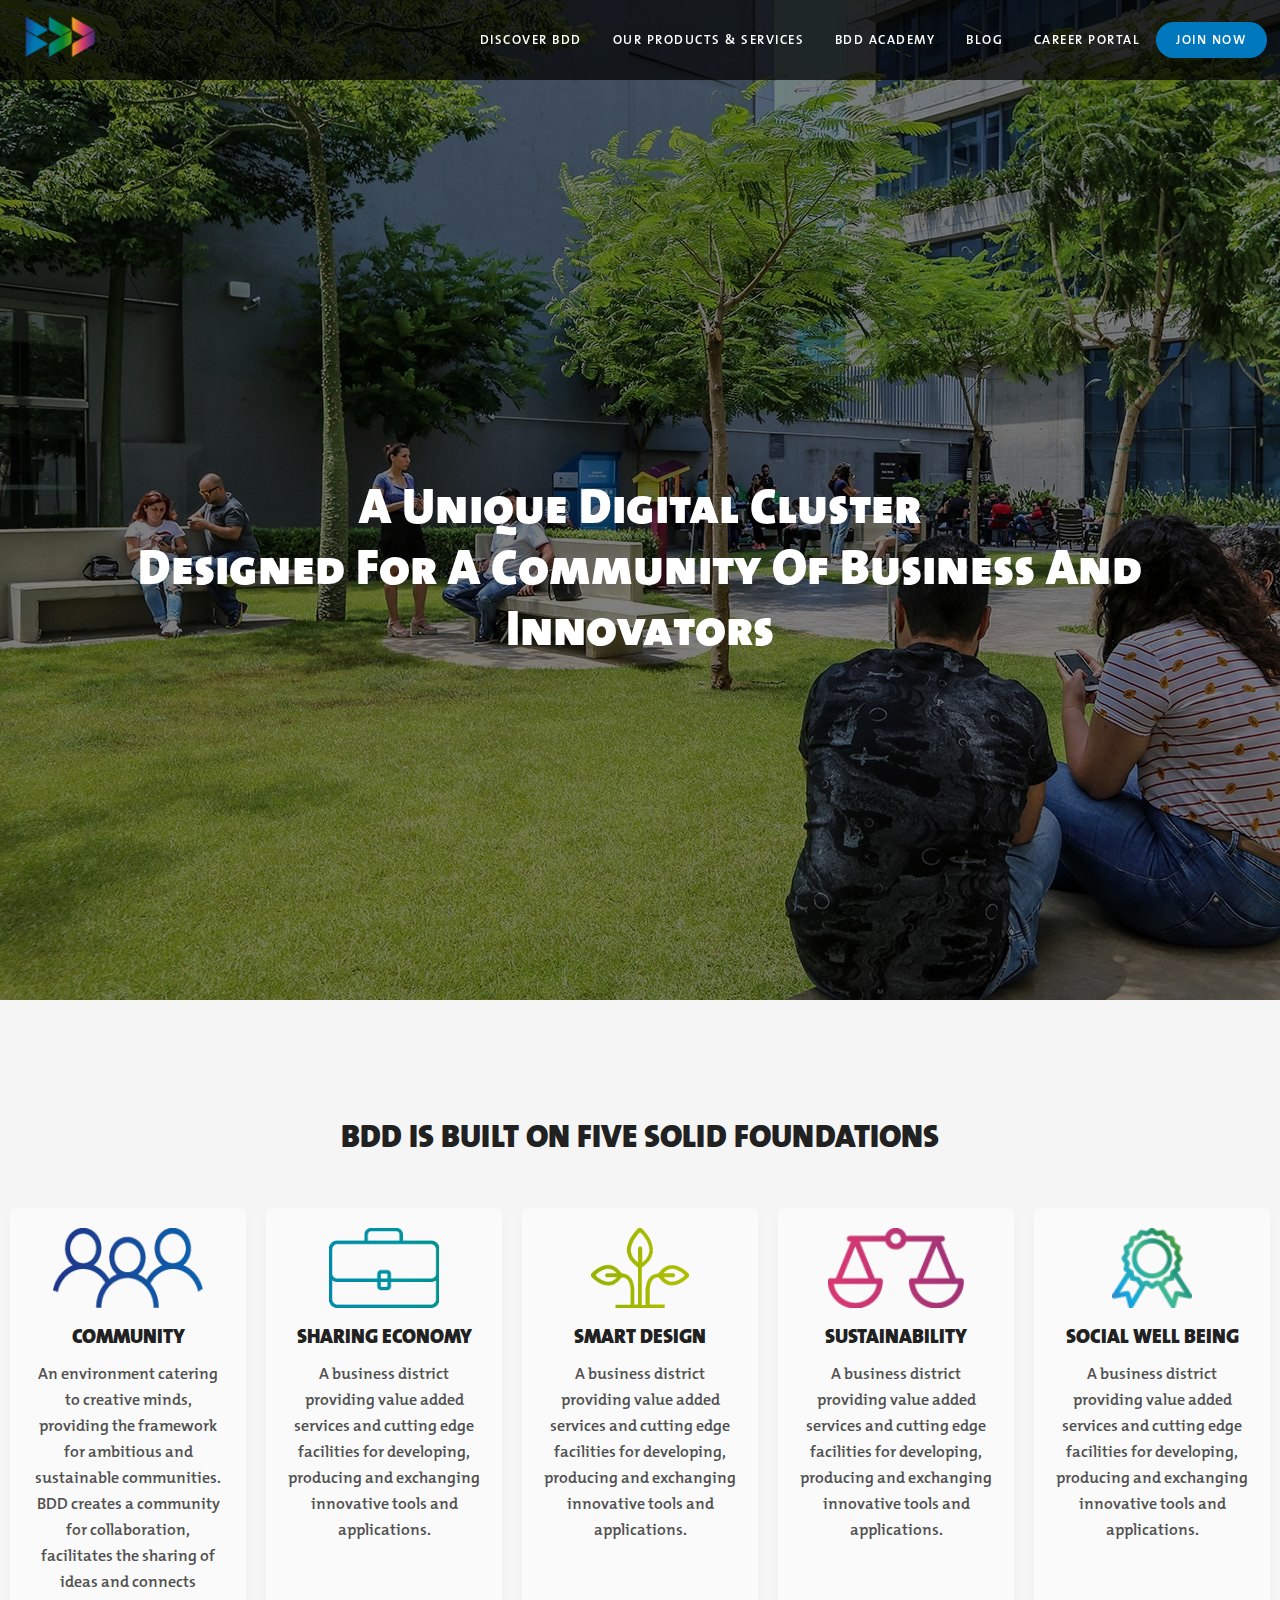
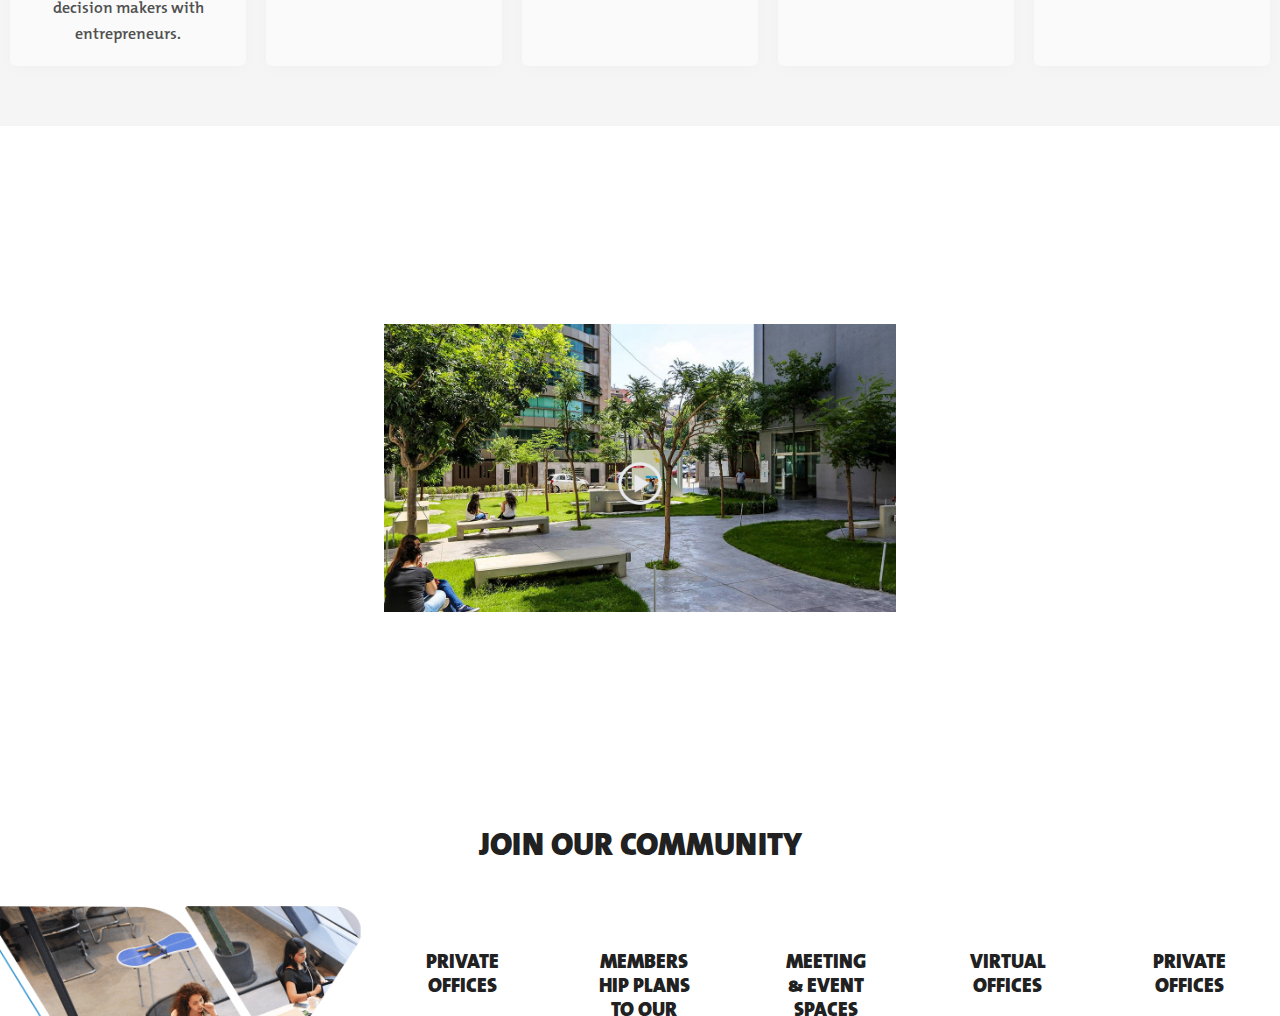
<file: index.html>
<!doctype html>
<html lang="en">
  <head>
    <meta charset="UTF-8" />

    <meta http-equiv="refresh" content="0; url=pages/home.html" />
    <title>Redirecting...</title>
  </head>

  <body>
    <p>
      If you are not redirected, <a href="./pages/home.html">click here</a>.
    </p>
  </body>
</html>
</file>
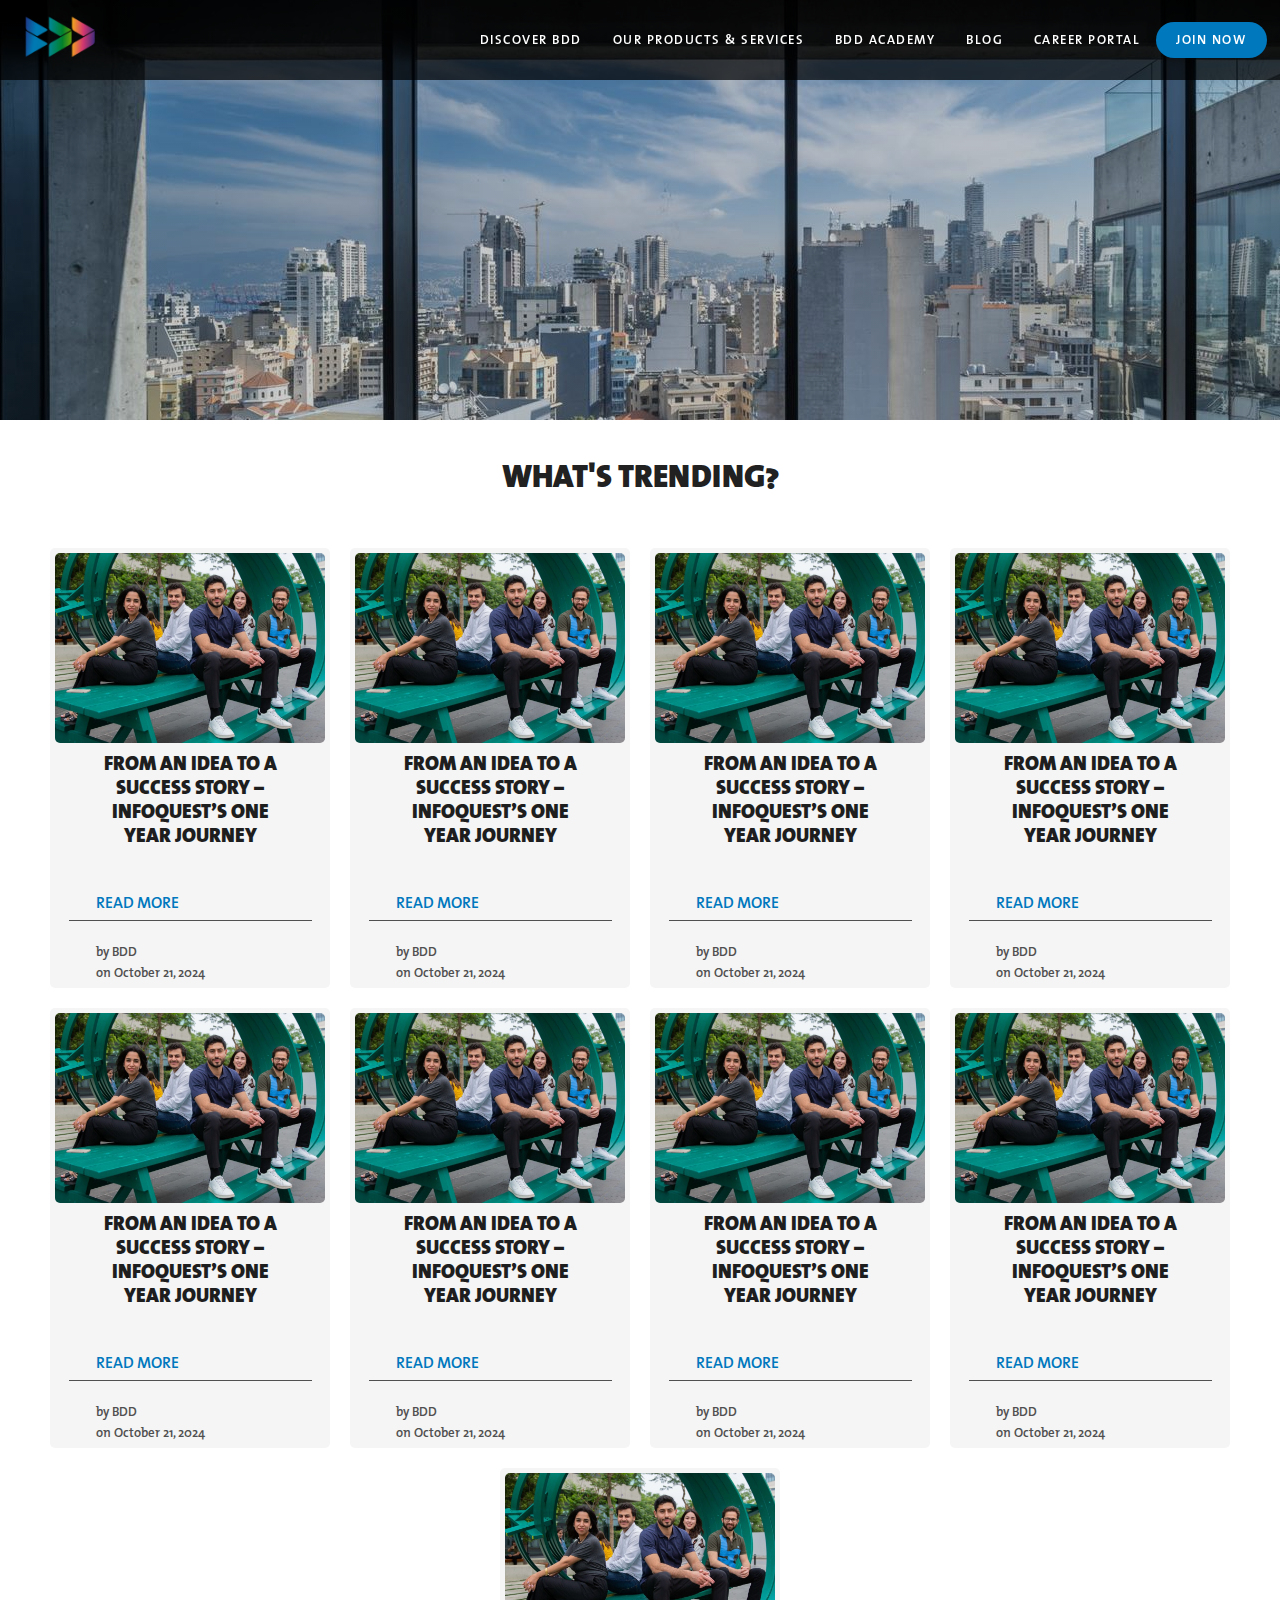
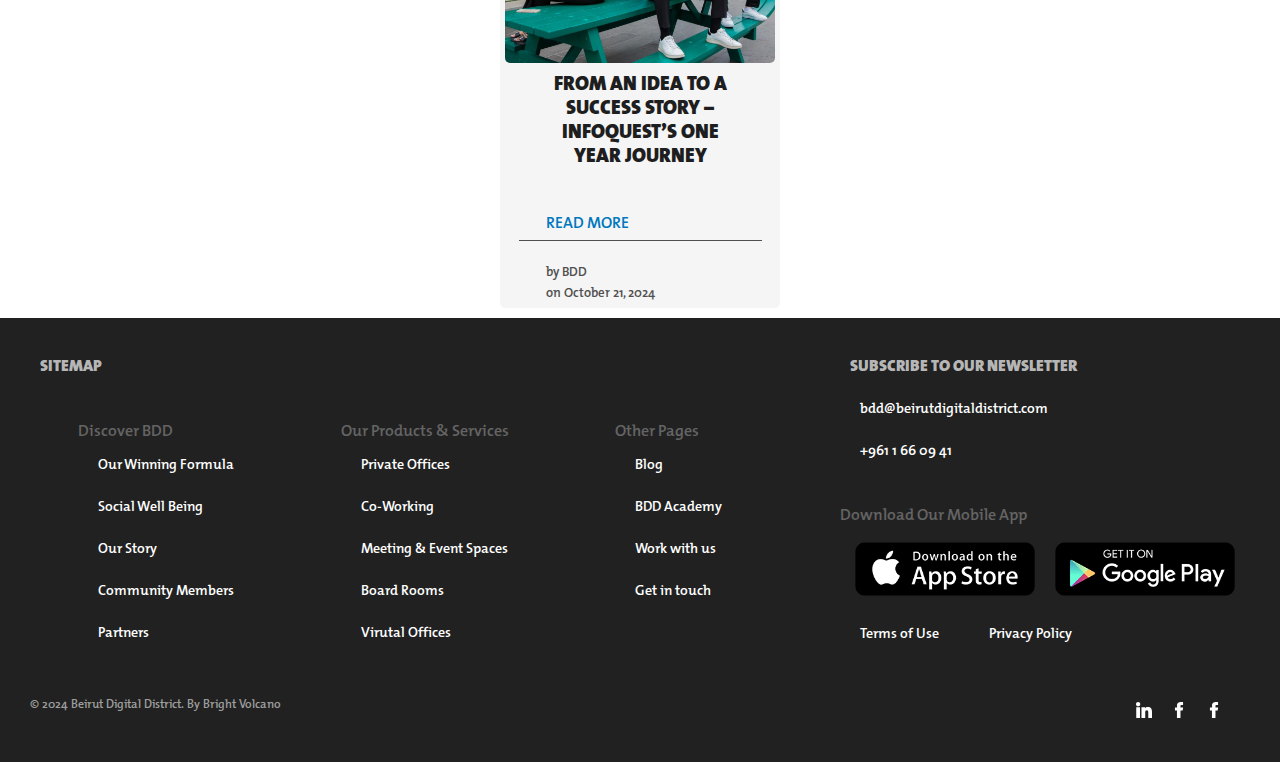
<file: pages/blog.html>
<!doctype html>
<html lang="en">
  <head>
    <meta charset="UTF-8" />
    <meta name="viewport" content="width=device-width, initial-scale=1.0" />

    <link
      rel="icon"
      href="../assets/images/logo/cropped-logo-footer2112-32x32.png"
      type="image/png"
    />
    <link rel="stylesheet" href="../styles/base.css" />
    <link rel="stylesheet" href="../styles/utils.css" />
    <link rel="stylesheet" href="../styles/index.css" />
    <link rel="stylesheet" href="../styles/blog.css" />

    <title>BDD</title>
  </head>

  <body>
    <nav>
      <div>
        <img
          src="../assets/images/logo/cropped-logo-footer2112-180x180.png"
          alt=""
        />
      </div>

      <ul>
        <li>
          <a href="">Discover BDD</a>
        </li>
        <li><a href="">Our Products & Services</a></li>
        <li><a href="">BDD Academy</a></li>
        <li><a href="./blog.html">Blog</a></li>
        <li><a href="./career.html">Career Portal</a></li>
        <li class="primary"><a href="">Join Now</a></li>
      </ul>
    </nav>

    <section class="hero-section"></section>
    <section class="blogs-section">
      <h2 class="text-dark">What's Trending?</h2>

      <div class="blogs-container">
        <div class="blog-card">
          <img
            src="../assets/images/trending/BDD-infoquest-1024x721.jpg"
            alt=""
          />
          <h2>
            From an idea to a success story – Infoquest’s one year journey
          </h2>
          <h3>READ MORE</h3>
          <div class="divider"></div>
          <span>by BDD</span>
          <span>on October 21, 2024</span>
        </div>

        <div class="blog-card">
          <img
            src="../assets/images/trending/BDD-infoquest-1024x721.jpg"
            alt=""
          />
          <h2>
            From an idea to a success story – Infoquest’s one year journey
          </h2>
          <h3>READ MORE</h3>
          <div class="divider"></div>
          <span>by BDD</span>
          <span>on October 21, 2024</span>
        </div>
        <div class="blog-card">
          <img
            src="../assets/images/trending/BDD-infoquest-1024x721.jpg"
            alt=""
          />
          <h2>
            From an idea to a success story – Infoquest’s one year journey
          </h2>
          <h3>READ MORE</h3>
          <div class="divider"></div>
          <span>by BDD</span>
          <span>on October 21, 2024</span>
        </div>
        <div class="blog-card">
          <img
            src="../assets/images/trending/BDD-infoquest-1024x721.jpg"
            alt=""
          />
          <h2>
            From an idea to a success story – Infoquest’s one year journey
          </h2>
          <h3>READ MORE</h3>
          <div class="divider"></div>
          <span>by BDD</span>
          <span>on October 21, 2024</span>
        </div>
        <div class="blog-card">
          <img
            src="../assets/images/trending/BDD-infoquest-1024x721.jpg"
            alt=""
          />
          <h2>
            From an idea to a success story – Infoquest’s one year journey
          </h2>
          <h3>READ MORE</h3>
          <div class="divider"></div>
          <span>by BDD</span>
          <span>on October 21, 2024</span>
        </div>
        <div class="blog-card">
          <img
            src="../assets/images/trending/BDD-infoquest-1024x721.jpg"
            alt=""
          />
          <h2>
            From an idea to a success story – Infoquest’s one year journey
          </h2>
          <h3>READ MORE</h3>
          <div class="divider"></div>
          <span>by BDD</span>
          <span>on October 21, 2024</span>
        </div>

        <div class="blog-card">
          <img
            src="../assets/images/trending/BDD-infoquest-1024x721.jpg"
            alt=""
          />
          <h2>
            From an idea to a success story – Infoquest’s one year journey
          </h2>
          <h3>READ MORE</h3>
          <div class="divider"></div>
          <span>by BDD</span>
          <span>on October 21, 2024</span>
        </div>


        <div class="blog-card">
          <img
            src="../assets/images/trending/BDD-infoquest-1024x721.jpg"
            alt=""
          />
          <h2>
            From an idea to a success story – Infoquest’s one year journey
          </h2>
          <h3>READ MORE</h3>
          <div class="divider"></div>
          <span>by BDD</span>
          <span>on October 21, 2024</span>
        </div>


        <div class="blog-card">
          <img
            src="../assets/images/trending/BDD-infoquest-1024x721.jpg"
            alt=""
          />
          <h2>
            From an idea to a success story – Infoquest’s one year journey
          </h2>
          <h3>READ MORE</h3>
          <div class="divider"></div>
          <span>by BDD</span>
          <span>on October 21, 2024</span>
        </div>
      </div>
    </section>


    <footer>
      <div class="flex gap">
        <div class="flex-grow-2 m20">
          <h2>sitemap</h2>
          <div class="flex width100 justify-space-around">
            <div class="flex flex-col">
              <h3>Discover BDD</h3>
              <p>Our Winning Formula</p>
              <p>Social Well Being</p>
              <p>Our Story</p>
              <p>Community Members</p>
              <p>Partners</p>
            </div>

            <div class="flex flex-col">
              <h3>Our Products & Services</h3>
              <p>Private Offices</p>
              <p>Co-Working</p>
              <p>Meeting & Event Spaces</p>
              <p>Board Rooms</p>
              <p>Virutal Offices</p>
            </div>

            <div class="flex flex-col">
              <h3>Other Pages</h3>
              <p>Blog</p>
              <p>BDD Academy</p>
              <p>Work with us</p>
              <p>Get in touch</p>
            </div>
          </div>
        </div>

        <div class="m20">
          <div class="flex flex-col flex-grow flex-align-left">
            <h2>Subscribe To Our Newsletter</h2>
            <p>bdd@beirutdigitaldistrict.com</p>
            <p>+961 1 66 09 41</p>

            <h3>Download Our Mobile App</h3>

            <div class="flex flex-align-left">
              <div class="download-app flex justify-left">
                <a href="https://apps.apple.com/lb/app/bdd-app/id1238617908">
                  <img
                    class="width100"
                    src="../assets/images/app-store.png"
                    alt=""
                  />
                </a>
                <a
                  href="https://play.google.com/store/apps/details?id=com.getray.bdd&hl=en"
                >
                  <img
                    class="width100"
                    src="../assets/images/google-play.png"
                    alt=""
                  />
                </a>
              </div>
            </div>

            <div class="flex justify-left gap">
              <p>Terms of Use</p>
              <p>Privacy Policy</p>
            </div>
          </div>
        </div>
      </div>

      <div class="flex justify-space-between m20">
        <span> © 2024 Beirut Digital District. By Bright Volcano </span>
        <div class="social-media-icons">
          <img src="../assets/images/icons/linked-in.svg" alt="">
          <img src="../assets/images/icons/facebook.svg" alt="">
          <img src="../assets/images/icons/facebook.svg" alt="">
        </div>
      </div>
    </footer>
  </body>
</html>
</file>
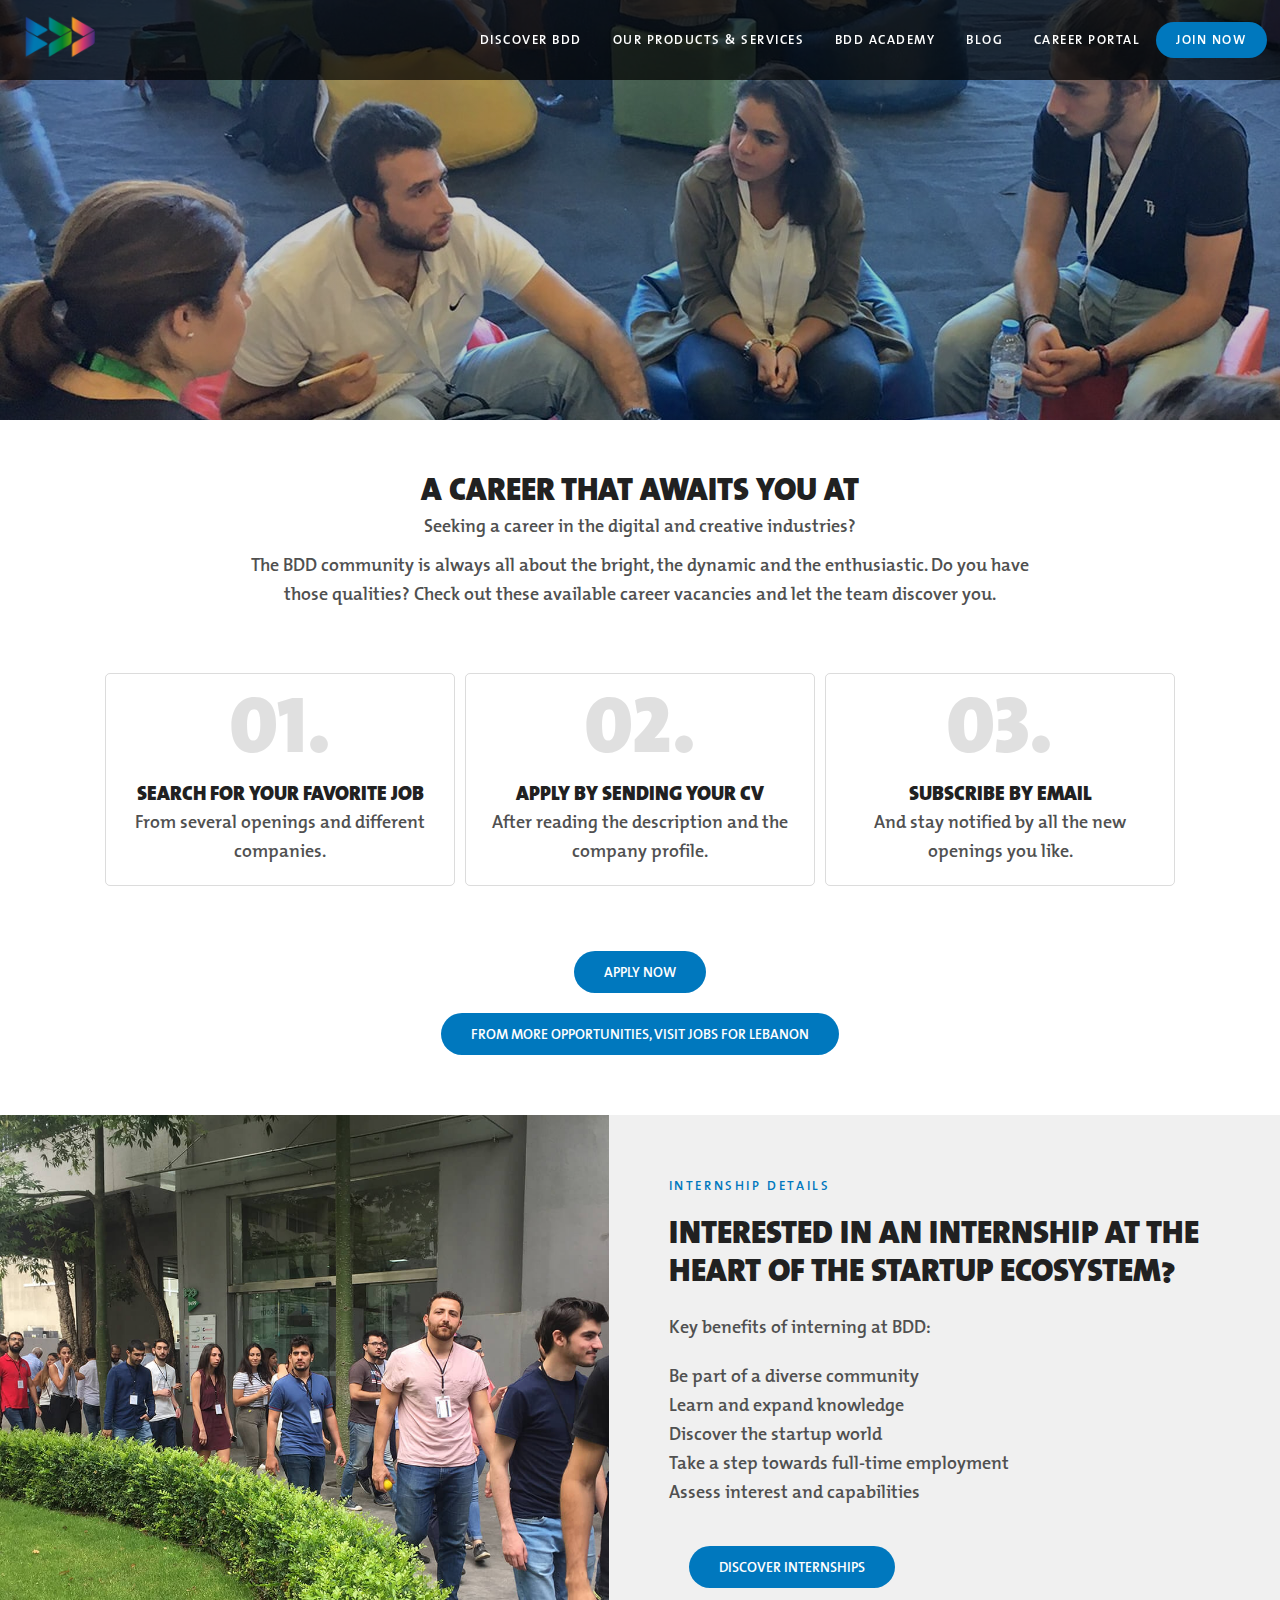
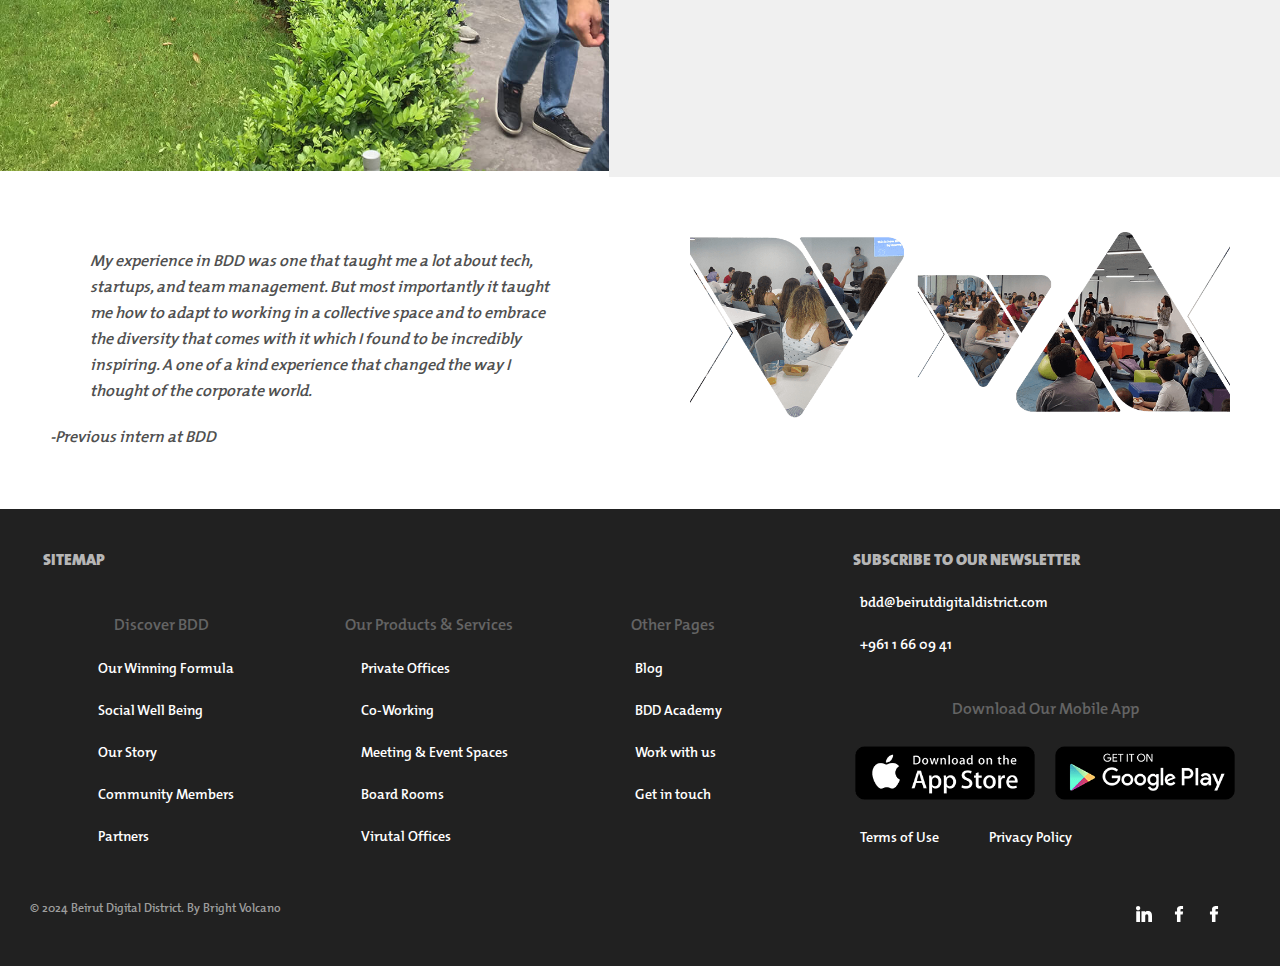
<file: pages/career.html>
<!doctype html>
<html lang="en">
  <head>
    <meta charset="UTF-8" />
    <meta name="viewport" content="width=device-width, initial-scale=1.0" />

    <link
      rel="icon"
      href="../assets/images/logo/cropped-logo-footer2112-32x32.png"
      type="image/png"
    />
    <link rel="stylesheet" href="../styles/base.css" />
    <link rel="stylesheet" href="../styles/utils.css" />
    <link rel="stylesheet" href="../styles/index.css" />
    <link rel="stylesheet" href="../styles/career.css" />

    <title>BDD</title>
  </head>

  <body>
    <nav>
      <div>
        <img
          src="../assets/images/logo/cropped-logo-footer2112-180x180.png"
          alt=""
        />
      </div>

      <ul>
        <li>
          <a href="">Discover BDD</a>
        </li>
        <li><a href="">Our Products & Services</a></li>
        <li><a href="">BDD Academy</a></li>
        <li><a href="./blog.html">Blog</a></li>
        <li><a href="./career.html">Career Portal</a></li>
        <li class="primary"><a href="">Join Now</a></li>
      </ul>
    </nav>

    <section class="hero-section"></section>

    <section class="career-section">
      <h2 class="text-dark">A Career That Awaits You At</h2>
      <h3>Seeking a career in the digital and creative industries?</h3>
      <h3>
        The BDD community is always all about the bright, the dynamic and the
        enthusiastic. Do you have those qualities? Check out these available
        career vacancies and let the team discover you.
      </h3>

      <div class="flex justify-space-around p50">
        <div class="card">
          <h1>01.</h1>
          <h2>Search For Your Favorite Job</h2>
          <h3>From several openings and different companies.</h3>
        </div>
        <div class="card">
          <h1>02.</h1>
          <h2>Apply by sending your CV</h2>
          <h3>After reading the description and the company profile.</h3>
        </div>
        <div class="card">
          <h1>03.</h1>
          <h2>Subscribe by email</h2>
          <h3>And stay notified by all the new openings you like.</h3>
        </div>
      </div>

      <main>
        <a class="button">Apply Now</a>
        <a class="button">From More Opportunities, Visit Jobs For Lebanon</a>
      </main>
    </section>

    <section class="internship-section">
      <div class="internship-section-container">
        <div class="width100">
          <img
            class="width100"
            src="../assets/images/internship-section.jpg"
            alt=""
          />
        </div>

        <div class="details-container">
          <h1>Internship Details</h1>
          <h2>
            INTERESTED IN AN INTERNSHIP AT THE HEART OF THE STARTUP ECOSYSTEM?
          </h2>
          <h3>Key benefits of interning at BDD:</h3>
          <div class="flex flex-col">
            <h3>Be part of a diverse community</h3>
            <h3>Learn and expand knowledge</h3>
            <h3>Discover the startup world</h3>
            <h3>Take a step towards full-time employment</h3>
            <h3>Assess interest and capabilities</h3>
          </div>

          <a class="button" href="">Discover Internships</a>
        </div>
      </div>
    </section>

    <section class="testimonies-section">
      <div>
        <h3 class="quote">
          My experience in BDD was one that taught me a lot about tech,
          startups, and team management. But most importantly it taught me how
          to adapt to working in a collective space and to embrace the diversity
          that comes with it which I found to be incredibly inspiring. A one of
          a kind experience that changed the way I thought of the corporate
          world.
        </h3>
        <h3 class="quote-author">-Previous intern at BDD</h3>
      </div>
      <div>
        <img class="width100" src="../assets/images/internship-testimonies.png" alt="">
      </div>
    </section>
    <footer>
      <div class="flex gap">
        <div class="flex-grow-2 m20">
          <h2>sitemap</h2>
          <div class="flex width100 justify-space-around">
            <div class="flex flex-col">
              <h3>Discover BDD</h3>
              <p>Our Winning Formula</p>
              <p>Social Well Being</p>
              <p>Our Story</p>
              <p>Community Members</p>
              <p>Partners</p>
            </div>

            <div class="flex flex-col">
              <h3>Our Products & Services</h3>
              <p>Private Offices</p>
              <p>Co-Working</p>
              <p>Meeting & Event Spaces</p>
              <p>Board Rooms</p>
              <p>Virutal Offices</p>
            </div>

            <div class="flex flex-col">
              <h3>Other Pages</h3>
              <p>Blog</p>
              <p>BDD Academy</p>
              <p>Work with us</p>
              <p>Get in touch</p>
            </div>
          </div>
        </div>

        <div class="m20">
          <div class="flex flex-col flex-grow flex-align-left">
            <h2>Subscribe To Our Newsletter</h2>
            <p>bdd@beirutdigitaldistrict.com</p>
            <p>+961 1 66 09 41</p>

            <h3>Download Our Mobile App</h3>

            <div class="flex flex-align-left">
              <div class="download-app flex justify-left">
                <a href="https://apps.apple.com/lb/app/bdd-app/id1238617908">
                  <img
                    class="width100"
                    src="../assets/images/app-store.png"
                    alt=""
                  />
                </a>
                <a
                  href="https://play.google.com/store/apps/details?id=com.getray.bdd&hl=en"
                >
                  <img
                    class="width100"
                    src="../assets/images/google-play.png"
                    alt=""
                  />
                </a>
              </div>
            </div>

            <div class="flex justify-left gap">
              <p>Terms of Use</p>
              <p>Privacy Policy</p>
            </div>
          </div>
        </div>
      </div>

      <div class="flex justify-space-between m20">
        <span> © 2024 Beirut Digital District. By Bright Volcano </span>
        <div class="social-media-icons">
          <img src="../assets/images/icons/linked-in.svg" alt="" />
          <img src="../assets/images/icons/facebook.svg" alt="" />
          <img src="../assets/images/icons/facebook.svg" alt="" />
        </div>
      </div>
    </footer>
  </body>
</html>
</file>
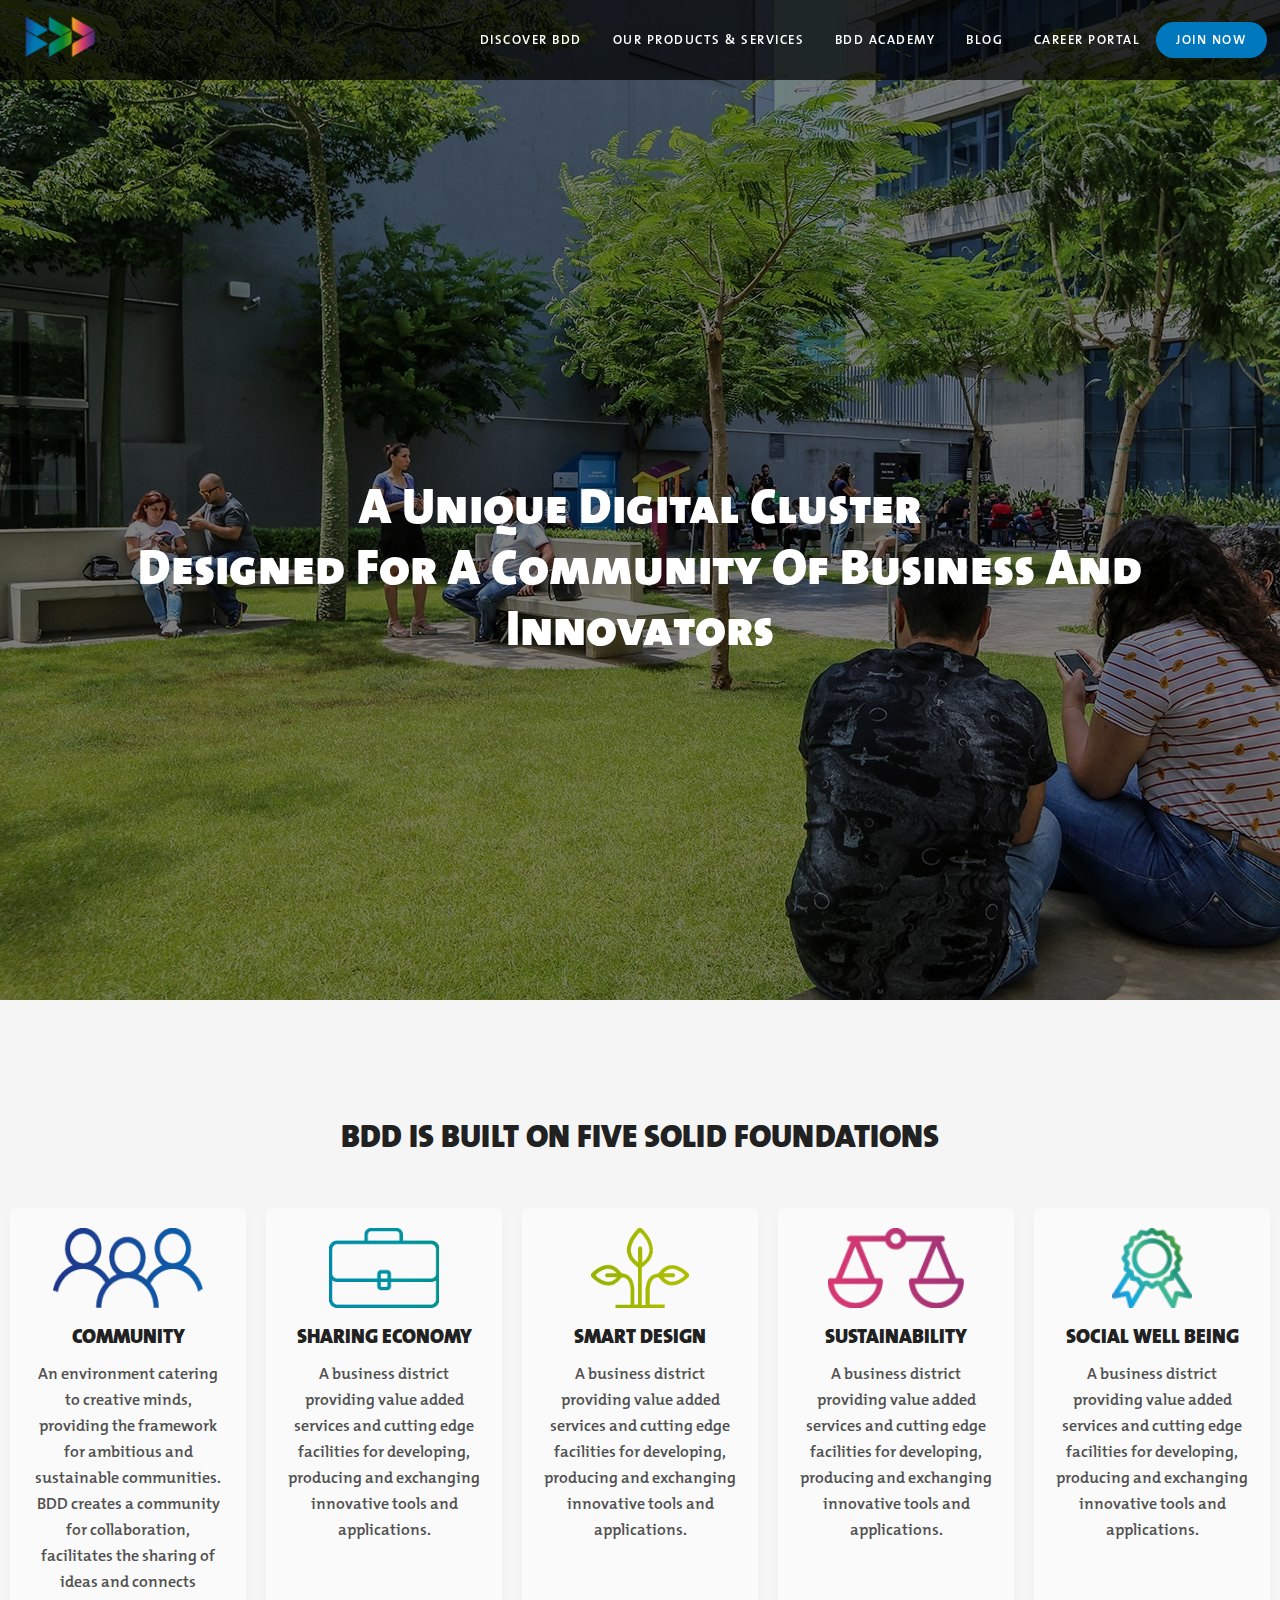
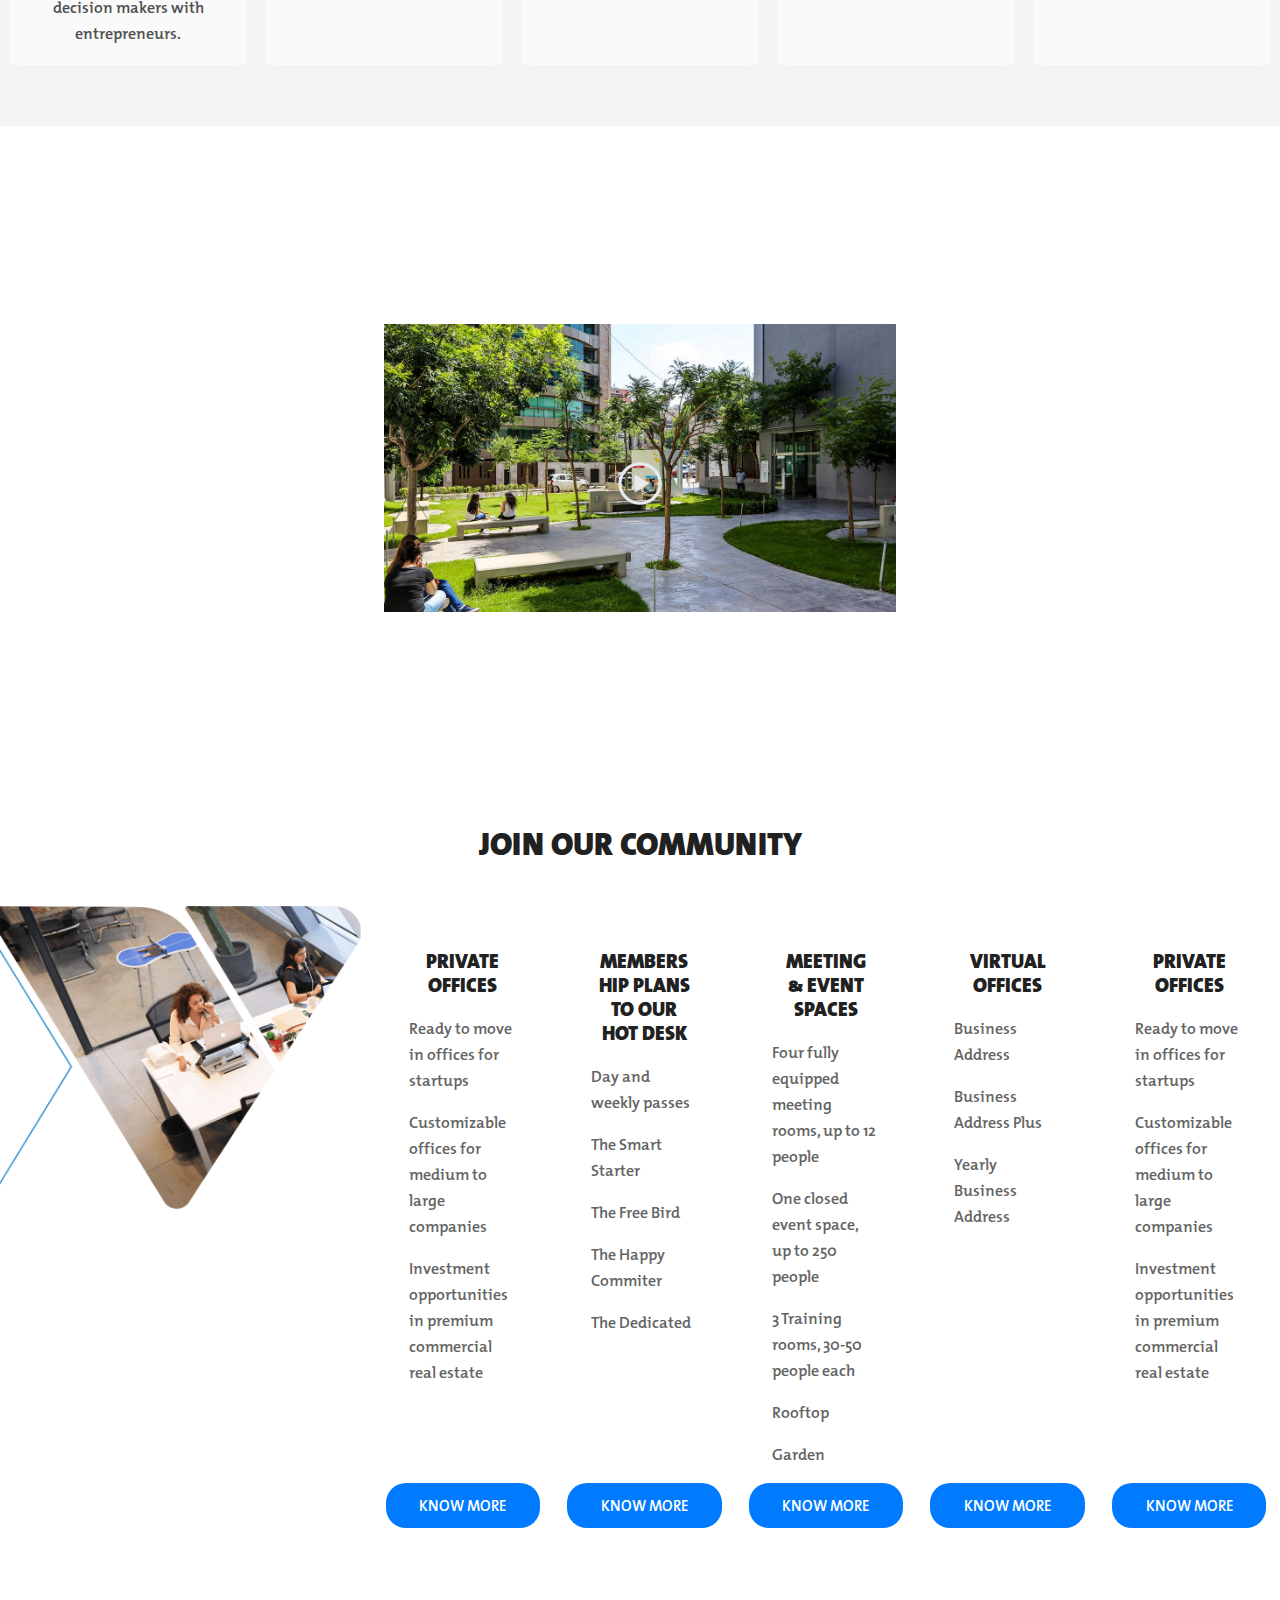
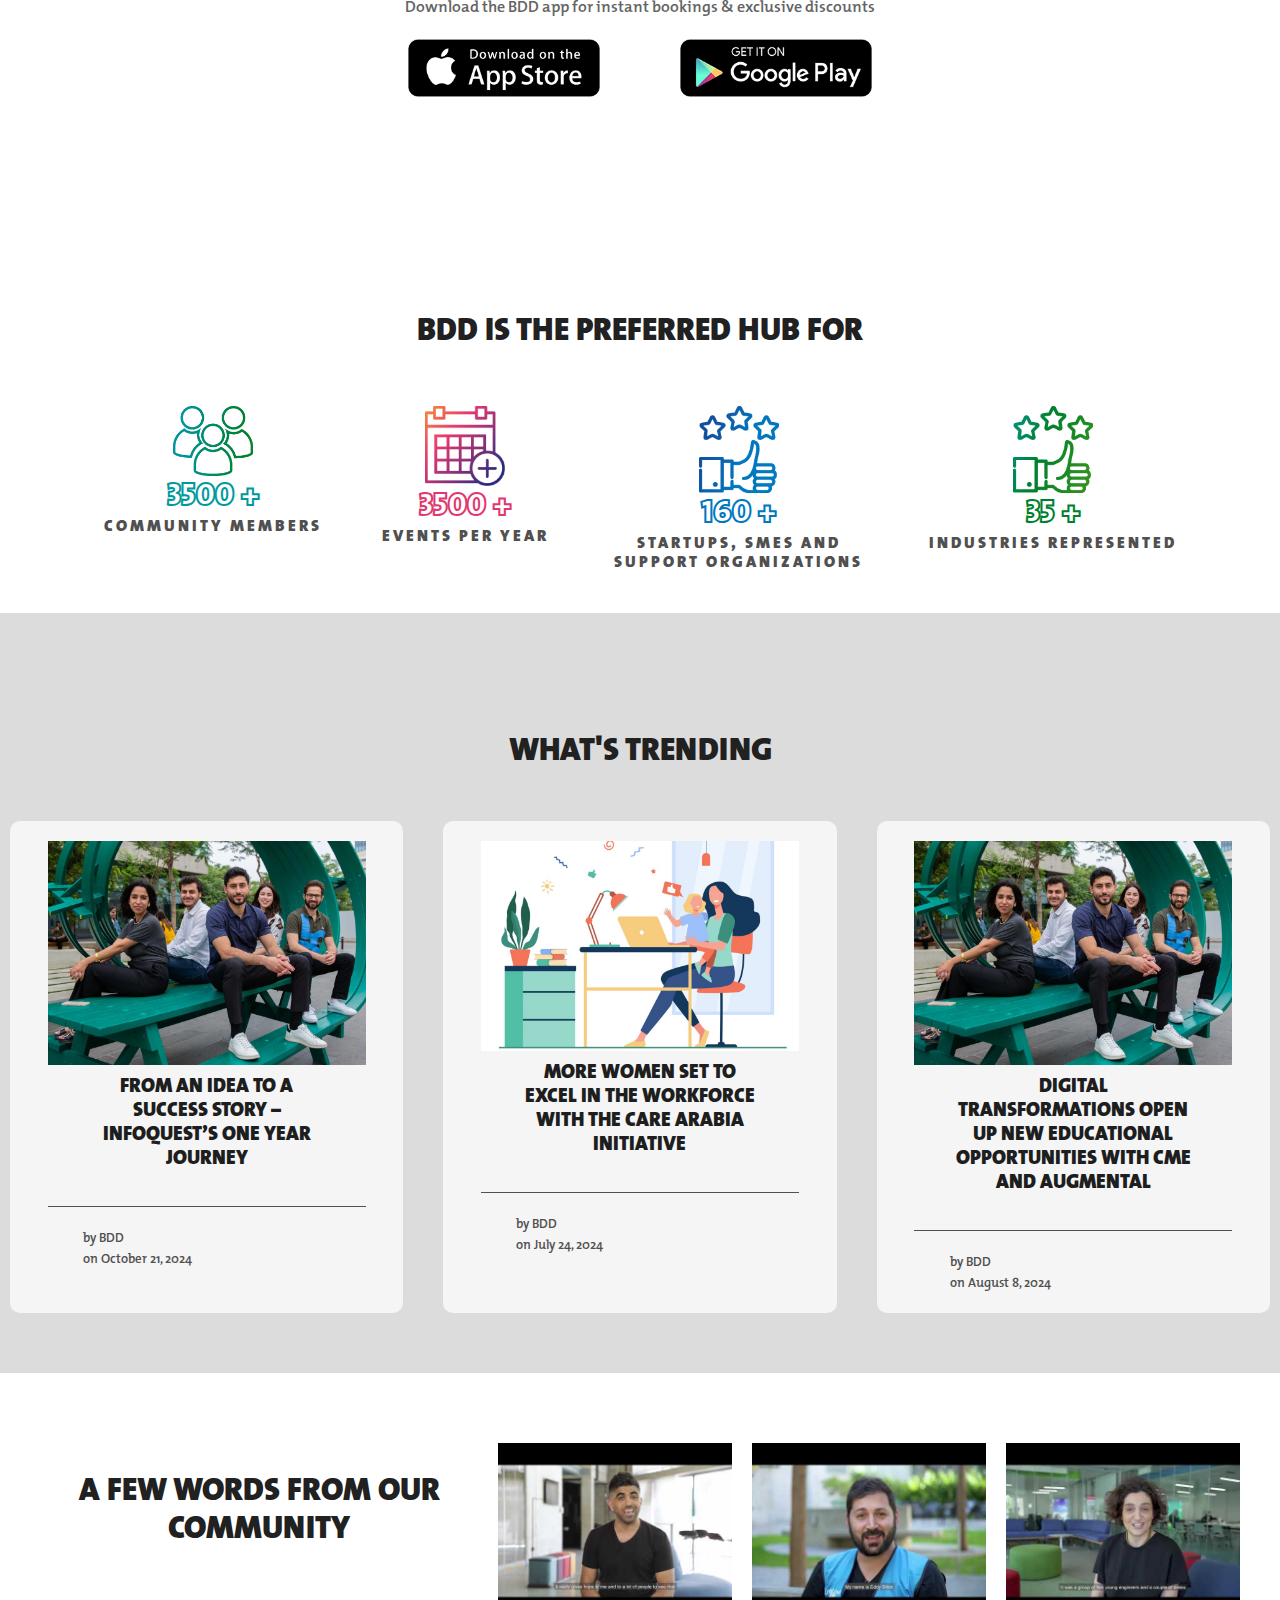
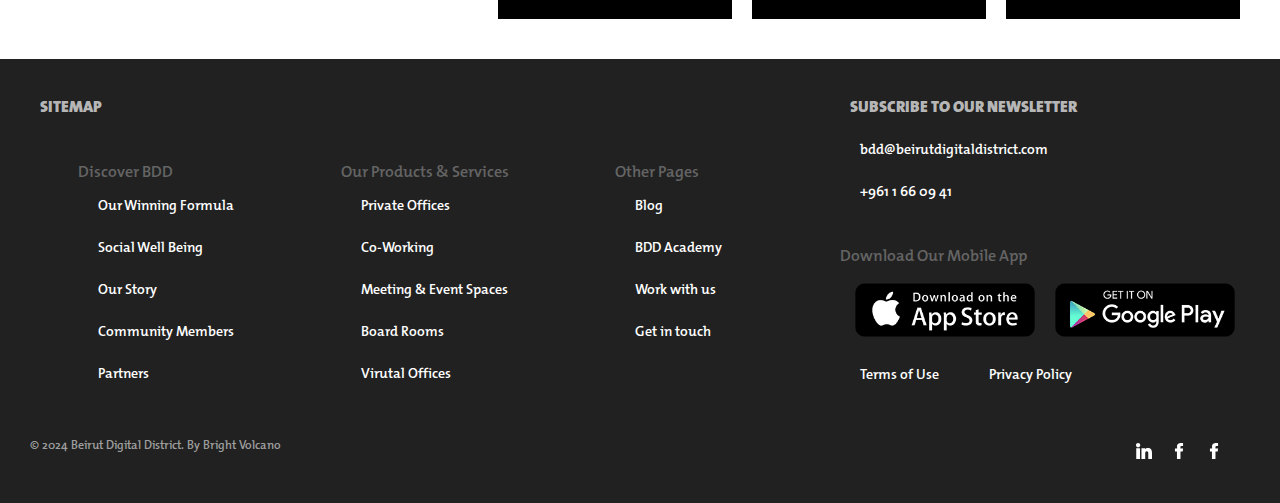
<file: pages/home.html>
<!doctype html>
<html lang="en">
  <head>
    <meta charset="UTF-8" />
    <meta name="viewport" content="width=device-width, initial-scale=1.0" />

    <link
      rel="icon"
      href="../assets/images/logo/cropped-logo-footer2112-32x32.png"
      type="image/png"
    />
    <link rel="stylesheet" href="../styles/base.css" />
    <link rel="stylesheet" href="../styles/utils.css" />
    <link rel="stylesheet" href="../styles/index.css" />
    <link rel="stylesheet" href="../styles/home.css" />

    <title>BDD</title>
  </head>

  <body>
    <nav>
      <div>
        <img
          src="../assets/images/logo/cropped-logo-footer2112-180x180.png"
          alt=""
        />
      </div>

      <ul>
        <li>
          <a href="">Discover BDD</a>
        </li>
        <li><a href="">Our Products & Services</a></li>
        <li><a href="">BDD Academy</a></li>
        <li><a href="./blog.html">Blog</a></li>
        <li><a href="./career.html">Career Portal</a></li>
        <li class="primary"><a href="">Join Now</a></li>
      </ul>
    </nav>

    <section class="hero-section">
      <div class="flex flex-col hero-text">
        <h1>A Unique Digital Cluster</h1>
        <h1>Designed For A Community Of Business And</h1>
        <h1>Innovators</h1>
      </div>
    </section>

    <section class="foundations-section">
      <h2 class="text-dark">BDD Is Built On Five Solid Foundations</h2>

      <div class="flex flex-wrap">
        <div class="foundation-card">
          <img src="../assets/images/icons/foundations/1.png" alt="" />
          <h2 class="text-dark">community</h2>
          <p>
            An environment catering to creative minds, providing the framework
            for ambitious and sustainable communities. BDD creates a community
            for collaboration, facilitates the sharing of ideas and connects
            decision makers with entrepreneurs.
          </p>
        </div>

        <div class="foundation-card">
          <img src="../assets/images/icons/foundations/2.png" alt="" />
          <h2 class="text-dark">Sharing Economy</h2>
          <p>
            A business district providing value added services and cutting edge
            facilities for developing, producing and exchanging innovative tools
            and applications.
          </p>
        </div>

        <div class="foundation-card">
          <img src="../assets/images/icons/foundations/3.png" alt="" />
          <h2 class="text-dark">Smart Design</h2>
          <p>
            A business district providing value added services and cutting edge
            facilities for developing, producing and exchanging innovative tools
            and applications.
          </p>
        </div>

        <div class="foundation-card">
          <img src="../assets/images/icons/foundations/4.png" alt="" />
          <h2 class="text-dark">Sustainability</h2>
          <p>
            A business district providing value added services and cutting edge
            facilities for developing, producing and exchanging innovative tools
            and applications.
          </p>
        </div>

        <div class="foundation-card">
          <img src="../assets/images/icons/foundations/5.png" alt="" />
          <h2 class="text-dark">Social Well Being</h2>
          <p>
            A business district providing value added services and cutting edge
            facilities for developing, producing and exchanging innovative tools
            and applications.
          </p>
        </div>
      </div>
    </section>

    <section class="image-section vision-section">
      <h2>Explore The Vision</h2>
      <div>
        <img class="width100" src="../assets/images/video-3.jpg" alt="" />
        <img
          class="icon"
          src="../assets/images/icons/material-icons/play-circle.png"
          alt=""
        />
      </div>
    </section>

    <section class="community-section">
      <h2 class="text-dark">Join Our Community</h2>
      <div class="flex flex-col">
        <div class="community-row">
          <div class="community-image">
            <img
              class="width100"
              src="../assets/images/join-bdd-1.png"
              alt=""
            />
          </div>

          <!-- cards -->
          <div class="community-cards flex flex-align-stretch">
            <div class="community-card">
              <h2 class="text-dark">Private Offices</h2>
              <p>Ready to move in offices for startups</p>
              <p>Customizable offices for medium to large companies</p>
              <p>Investment opportunities in premium commercial real estate</p>
              <a href="">Know More</a>
            </div>
            <div class="community-card">
              <h2 class="text-dark">MEMBERSHIP PLANS TO OUR HOT DESK</h2>
              <p>Day and weekly passes</p>
              <p>The Smart Starter</p>
              <p>The Free Bird</p>
              <p>The Happy Commiter</p>
              <p>The Dedicated</p>
              <a href="">Know More</a>
            </div>
            <div class="community-card">
              <h2 class="text-dark">Meeting & Event Spaces</h2>
              <p>Four fully equipped meeting rooms, up to 12 people</p>
              <p>One closed event space, up to 250 people</p>
              <p>3 Training rooms, 30-50 people each</p>
              <p>Rooftop</p>
              <p>Garden</p>
              <a href="">Know More</a>
            </div>
            <div class="community-card">
              <h2 class="text-dark">Virtual Offices</h2>
              <p>Business Address</p>
              <p>Business Address Plus</p>
              <p>Yearly Business Address</p>
              <a href="">Know More</a>
            </div>
            <div class="community-card">
              <h2 class="text-dark">Private Offices</h2>
              <p>Ready to move in offices for startups</p>
              <p>Customizable offices for medium to large companies</p>
              <p>Investment opportunities in premium commercial real estate</p>
              <a href="">Know More</a>
            </div>
          </div>
        </div>

        <div class="download-app flex flex-col">
          <p>Download the BDD app for instant bookings & exclusive discounts</p>
          <div class="flex justify-center">
            <a href="https://apps.apple.com/lb/app/bdd-app/id1238617908">
              <img
                class="width100"
                src="../assets/images/app-store.png"
                alt=""
              />
            </a>
            <a
              href="https://play.google.com/store/apps/details?id=com.getray.bdd&hl=en"
            >
              <img
                class="width100"
                src="../assets/images/google-play.png"
                alt=""
              />
            </a>
          </div>
        </div>
      </div>
    </section>

    <section class="achievements-section image-section">
      <h2 class="text-dark">BDD is the preferred hub for</h2>

      <div class="flex justify-center flex-wrap">
        <div class="achievements-card flex flex-col flex-align-center">
          <img
            src="../assets/images/icons/achievements/home_community.png"
            alt=""
          />
          <h2>3500 +</h2>
          <h3 class="text-dark">Community Members</h3>
        </div>

        <div class="achievements-card flex flex-col flex-align-center">
          <img
            src="../assets/images/icons/achievements/home_events.png"
            alt=""
          />
          <h2>3500 +</h2>
          <h3 class="text-dark">Events Per Year</h3>
        </div>

        <div class="achievements-card flex flex-col flex-align-center">
          <img
            src="../assets/images/icons/achievements/home_support.png"
            alt=""
          />
          <h2>160 +</h2>
          <h3 class="text-dark">STARTUPS, SMES AND SUPPORT ORGANIZATIONS</h3>
        </div>

        <div class="achievements-card flex flex-col flex-align-center">
          <img src="../assets/images/icons/achievements/home_vc.png" alt="" />
          <h2>35 +</h2>
          <h3 class="text-dark">INDUSTRIES REPRESENTED</h3>
        </div>
      </div>
    </section>

    <section class="trending-section">
      <h2 class="text-dark">What's Trending</h2>

      <div class="flex justify-center gap">
        <div class="trending-card">
          <img
            src="../assets/images/trending/BDD-infoquest-1024x721.jpg"
            alt=""
          />
          <h2>
            From an idea to a success story – Infoquest’s one year journey
          </h2>
          <div class="divider"></div>
          <span>by BDD</span>
          <span>on October 21, 2024</span>
        </div>

        <div class="trending-card">
          <img
            src="../assets/images/trending/BDD-Wakilni-ZRE-CareArabia-IFC-1024x674.jpg"
            alt=""
          />
          <h2>
            More Women Set To Excel In The Workforce With The Care Arabia
            Initiative
          </h2>
          <div class="divider"></div>
          <span>by BDD</span>
          <span>on July 24, 2024</span>
        </div>

        <div class="trending-card">
          <img
            src="../assets/images/trending/BDD-infoquest-1024x721.jpg"
            alt=""
          />
          <h2>
            Digital Transformations Open Up New Educational Opportunities With
            CME And Augmental
          </h2>
          <div class="divider"></div>
          <span>by BDD</span>
          <span>on August 8, 2024</span>
        </div>
      </div>
    </section>

    <section class="testimonies-section">
      <div class="flex testimonies">
        <h2 class="text-dark">A Few Words From Our Community</h2>
        <img src="../assets/images/testimonies/hqdefault-1.jpg" alt="" />
        <img src="../assets/images/testimonies/hqdefault-2.jpg" alt="" />
        <img src="../assets/images/testimonies/hqdefault-4.jpg" alt="" />
      </div>
    </section>

    <footer>
      <div class="flex gap">
        <div class="flex-grow-2 m20">
          <h2>sitemap</h2>
          <div class="flex width100 justify-space-around">
            <div class="flex flex-col">
              <h3>Discover BDD</h3>
              <p>Our Winning Formula</p>
              <p>Social Well Being</p>
              <p>Our Story</p>
              <p>Community Members</p>
              <p>Partners</p>
            </div>

            <div class="flex flex-col">
              <h3>Our Products & Services</h3>
              <p>Private Offices</p>
              <p>Co-Working</p>
              <p>Meeting & Event Spaces</p>
              <p>Board Rooms</p>
              <p>Virutal Offices</p>
            </div>

            <div class="flex flex-col">
              <h3>Other Pages</h3>
              <p>Blog</p>
              <p>BDD Academy</p>
              <p>Work with us</p>
              <p>Get in touch</p>
            </div>
          </div>
        </div>

        <div class="m20">
          <div class="flex flex-col flex-grow flex-align-left">
            <h2>Subscribe To Our Newsletter</h2>
            <p>bdd@beirutdigitaldistrict.com</p>
            <p>+961 1 66 09 41</p>

            <h3>Download Our Mobile App</h3>

            <div class="flex flex-align-left">
              <div class="download-app flex justify-left">
                <a href="https://apps.apple.com/lb/app/bdd-app/id1238617908">
                  <img
                    class="width100"
                    src="../assets/images/app-store.png"
                    alt=""
                  />
                </a>
                <a
                  href="https://play.google.com/store/apps/details?id=com.getray.bdd&hl=en"
                >
                  <img
                    class="width100"
                    src="../assets/images/google-play.png"
                    alt=""
                  />
                </a>
              </div>
            </div>

            <div class="flex justify-left gap">
              <p>Terms of Use</p>
              <p>Privacy Policy</p>
            </div>
          </div>
        </div>
      </div>

      <div class="flex justify-space-between m20">
        <span> © 2024 Beirut Digital District. By Bright Volcano </span>
        <div class="social-media-icons">
          <img src="../assets/images/icons/linked-in.svg" alt="">
          <img src="../assets/images/icons/facebook.svg" alt="">
          <img src="../assets/images/icons/facebook.svg" alt="">
        </div>
      </div>
    </footer>
  </body>
</html>
</file>
<file: styles/base.css>
.primary {
    background-color: rgb(0, 120, 190);
}

.text-dark {
    color: rgb(33, 33, 33)
}
</file>
<file: styles/utils.css>
.flex {
  display: flex;
}

.flex-col {
  flex-direction: column;
}

.flex-wrap {
  flex-wrap: wrap;
}

.flex-grow {
    flex: 1;
}

.flex-grow-2 {
    flex: 2;
}


.justify-space-around {
    justify-content: space-around;
}

.justify-space-between {
    justify-content: space-between;
}

.justify-center {
    justify-content: center;
}

.flex-align-stretch {
    align-items: stretch;
}

.flex-align-center {
    align-items: center;
}

.flex-align-left {
    align-items: left;
}

.width100 {
    width: 100%;
    height: auto;
}

.m20 {
    margin: 20px;
}

.p50 {
    padding: 50px;
}
</file>
<file: styles/index.css>
@font-face {
  font-family: TheMixBlackCaps;
  src: url("../assets/fonts/TheMix-9-BlackCaps.otf") format("opentype");
}

@font-face {
  font-family: TheMixSemiBoldPlain;
  font-weight: bold;
  src: url("../assets/fonts/TheMixSemiBold-Plain.otf") format("opentype");
}

* {
  margin: 0px;
  box-sizing: border-box;

  font-family: TheMixSemiBoldPlain;
  font-size: 13px;
}

html {
}

nav {
  position: fixed;
  padding: 40px 0;
  width: 100vw;
  height: 6rem;
  background-color: rgba(0, 0, 0, 0.7);

  display: flex;
  justify-content: space-between;
  align-items: center;
  z-index: 999;
}

nav div {
  width: 80px;
  height: auto;
  margin: 0px 20px;
}

nav img {
  width: 100%;
  height: auto;
}

nav ul {
  display: flex;
  justify-content: space-around;
  align-items: center;
  margin-right: 1rem;
}

nav ul li {
  padding: 10px 0;
  margin: 0;
  list-style: none;
  border-radius: 5px;
}

nav ul li:hover {
  background-color: #ebebeb22;
}

nav ul li:nth-child(6) {
  padding: 0.6rem 0.4rem;
  border-radius: 30px;
}

nav ul li:nth-child(6):hover {
   background-color: rgb(0, 120, 190);
}

nav ul li a {
  text-decoration: none;
  color: white;
  font-size: 1rem;
  margin: 5px;
  font-weight: 400;
  letter-spacing: 1.5px;
  padding: 0.8rem;
  text-transform: uppercase;
  opacity: 100%;
}

section {

}

h1 {
    font-family: TheMixBlackCaps;
    font-size: 50px;
    color: white;
    text-align: center;
}

h2 {
    font-family: TheMixBlackCaps;
    text-transform: uppercase;
    font-size: 32px;
    padding: 40px;
    text-align: center;
    font-weight: 600;
}

footer {
    margin: 0;
    padding: 10px;
    background-color: rgb(33, 33, 33);
}

footer h2 {
    padding: 10px;
    color: rgb(182, 182, 182); 
    text-align: left;
    font-size: 16px;
    font-weight: 600;
}

footer h3 {
    font-size: 16px;
    margin-top: 30px;
    color: rgb(100, 100, 100);
}

footer p {
    margin: 10px;
    margin-left: 20px;
    font-size: 14px;
    color: white;
}

footer span {
    color: rgb(157, 157, 157);
    font-size: 12px;
}

footer .gap {
    gap: 20px;
}

footer .download-app {
    margin: 5px;
    margin-bottom: 0;
}

footer .download-app a {
  width: 180px;
  margin: 10px;
}

footer .social-media-icons {
    margin-right: 20px;
}

footer .social-media-icons img{
    width: 16px;
    height: 16px;
    margin: 8px;
}
</file>
<file: styles/blog.css>
.hero-section {
  background: linear-gradient(rgba(0, 0, 0, 0.2), rgba(0, 0, 0, 0.2)),
    url("../assets/images/blog-hero.png");
    
    height: 420px;
}


.blog-card {
  margin: 10px;
  display: flex;
  flex-direction: column;
  align-items: center;
  background-color: #f5f5f5;
  border-radius: 5px;
  padding: 5px;
  flex-grow: 1;

  max-width: 280px;
}

.blog-card img {
  max-width: 100%;
  border-radius: 5px;
}

.blog-card h2 {
  padding: 0;
  margin-top: 10px;
  max-width: 70%;
  font-size: 20px;
  color: rgb(30, 30, 30);
  padding-bottom: 20px;
  margin-bottom: 15px;
}

.blog-card h3 {
    color: rgb(0, 120, 190);
    margin: 5px;
    text-align: left;
    width: 70%;
    font-size: 16px;
}

.blog-card .divider {
  width: 90%;
  border-bottom: 1px solid rgb(80, 80, 80);
  margin-bottom: 20px;
}

.blog-card span {
  width: 70%;
  text-align: left;
  color: rgb(80, 80, 80);
}

.blogs-container {
    display: flex;
    flex-wrap: wrap;
    justify-content: center;
}
</file>
<file: styles/career.css>
section {
    padding: 50px;
}
.hero-section {
  background: linear-gradient(rgba(0, 0, 0, 0.2), rgba(0, 0, 0, 0.2)),
    url("../assets/images/internship-banner.jpg");
    
    height: 420px;
}

h2 {
    margin: 3px;
    margin-bottom: 0;
    padding: 0px;
}

h3 {
    margin: auto;
    margin-bottom: 10px;
    margin-top: 0;
    padding: 0;
    color: rgb(80, 80, 80);
    font-size: 18px;
    text-align: center;

    max-width: 800px;
}

.cards-container {
    display: flex;
    gap: 20px;
    flex: 1 1 0;
}

.card {
    flex: 1;
    margin: 5px;
    padding: 10px;
    border-radius: 5px;
    border: 1px solid rgba(80, 80, 80, 0.2);
}

.card h1 {
    color: rgb(224, 224, 224);
    font-size: 80px;
    font-weight: 100;
}

.card h2 {
    font-size: 20px;
    color: rgb(33, 33, 33)
}

.card h3 {
    font-size: 18px;
}

.career-section main {
    display: flex;
    flex-direction: column;
}

.button {
    color: white;
    background-color: rgb(0, 120, 190);
    margin: auto;
    margin-top: 10px;
    margin-bottom: 10px;
    font-size: 14px;
    padding: 10px 30px;
    border-radius: 30px;
    text-decoration: none;
    text-align: center;
    text-transform: uppercase;
}

.internship-section {
    padding: 0;
}

.internship-section-container {
    display: flex;
    flex-basis: 1;
}

.internship-section img {
    object-fit: contain;
}

.details-container {
    width: 100%;
    padding: 60px;
    background-color: rgb(240, 240, 240);
    display: flex;
    flex-direction: column;
    gap: 20px;
}

.details-container h1 {
    color: rgb(0, 120, 190);
    font-size: 13px;
    font-family: TheMixSemiBoldPlain;
    text-align: left;
    text-transform: uppercase;
    letter-spacing: 0.2rem;
    padding: 0;
    margin: 0;
}
.details-container h2 {
    font-size: 32px;
    color: rgb(33, 33, 33);
    padding: 0;
    margin: 0;
    text-align: left;
}

.details-container h3 {
    text-align: left;
    margin: 0;
}

.details-container a {
    margin: 20px;
    width: fit-content
}

.testimonies-section {
    padding: 0;
    display: flex;
    flex-basis: 1;
}

.testimonies-section>div {
    width: 100%;
    flex-grow: 1;
    padding: 50px;
}

.quote {
    margin: 20px 40px;
    text-align: left;
    font-style: italic;
    font-size: 16px;
}

.quote-author {
    text-align: left;
    font-weight: bold;
    font-style:italic;
    font-size: 16px;
}
</file>
<file: styles/home.css>
section {
  padding-top: 80px;
  padding-bottom: 50px;
}

.hero-section {
  background: linear-gradient(rgba(0, 0, 0, 0.5), rgba(0, 0, 0, 0.5)),
    url("../assets/images/slides/slide1.jpg");
  height: 1000px;
}

.hero-text {
  padding-top: 400px;
}

.image-section {
  background-size: cover;
  background-attachment: fixed;
}

.foundations-section {
  background-color: #f5f5f5;
}

.foundation-card {
  display: flex;
  flex-direction: column;
  background-color: rgb(250, 250, 250);
  transition: 0.4s ease;
  align-items: center;
  border-radius: 6px;
  padding: 10px 0;
  margin: 10px;
  box-shadow: 0px 4px 15px 0px rgba(0, 0, 0, 0.02);
  flex: 1 1 0px;
}

.foundation-card:hover {
  background-color: cadetblue;
}

.foundation-card img {
  height: 80px;
  max-width: 150px;
  margin: 10px 0px 0 0;
}

.foundation-card h2 {
  margin-top: 18px;
  padding: 0;
  font-size: 20px;
  font-weight: 400;
}

.foundation-card p {
  color: rgb(80, 80, 80);
  font-size: 16px;
  font-weight: 400;
  text-align: center;
  padding: 10px 20px;
}

.vision-section {
  background-image: linear-gradient(rgba(0, 0, 0, 0.5), rgba(0, 0, 0, 0.5)),
    url("../assets/images/Shared-Space-at-BDD.png");
}

.vision-section h2 {
  color: white;
}

.vision-section div {
  width: 40%;
  margin: auto;
  position: relative;
}

.vision-section img {
  margin-bottom: 40px;
}

.vision-section .icon {
  position: absolute;
  top: 40%;
  left: 45%;
  z-index: 10;
  width: 10%;
  padding: 0;
}

.community-section {
}

.download-app {
  margin: 40px;
}
.download-app p {
  text-align: center;
  font-weight: 900;
  font-size: 16px;
  margin-bottom: 20px;
  color: rgb(100, 100, 100);
}

.download-app a {
  width: 16%;
  margin: 0 40px;
}

.community-row {
  display: flex;
}

.community-cards {
  flex-basis: 100%;
  flex-wrap: nowrap
}

.community-image {
  max-width: 400px;
}
.community-image > img {
}

.community-card {
  display: flex;
  flex-direction: column;
  justify-items: flex-end;
  border-radius: 10px;
  padding: 5px;
  flex: 1 1 0;
  max-width: 20%;
}

.community-card h2 {
  overflow-wrap: break-word;
  font-size: 20px;
  font-weight: 600;
  overflow: wrap;
  margin-bottom: 16px;
  padding-bottom: 0px;
}

.community-card p {
  color: rgb(100, 100, 100);
  font-size: 16px;
  margin: 0px 32px 16px 32px;
}

.community-card:hover {
  box-shadow: 0 0 20px 5px rgba(100, 100, 100, 0.2);
}

.community-card a {
  padding: 10px 20px;
  margin: 20px 40px;
  background-color: #007bff;
  color: white;
  text-decoration: none;
  border-radius: 20px;
  align-self: center;
  width: 90%;
  text-align: center;
  text-transform: uppercase;
  margin-top: auto;
  font-size: 15px;
}

.achievements-section {
  background-image: linear-gradient(rgba(0, 0, 0, 0.2), rgba(0, 0, 0, 0.2)),
    url("../assets/images/parallax-light.jpg");
  padding-bottom: 30px;
}

.achievements-card {
  margin: 10px;
}

.achievements-card h2 {
  color: transparent;
  margin: 0px;
  padding: 2px;
}

.achievements-card:nth-child(1) h2 {
  -webkit-text-stroke: 2px rgb(0, 154, 158);
}

.achievements-card:nth-child(2) h2 {
  -webkit-text-stroke: 2px rgb(225, 56, 112);
}

.achievements-card:nth-child(3) h2 {
  -webkit-text-stroke: 2px rgb(0, 120, 190);
}

.achievements-card:nth-child(4) h2 {
  -webkit-text-stroke: 2px rgb(0, 128, 45);
}

.achievements-card img {
  padding: 5px 0 0 0;
  margin-bottom: 0;
  width: 80px;
  height: auto;
}

.achievements-card h3 {
  font-family: TheMixBlackCaps;
  text-transform: uppercase;
  font-size: 16px;
  font-weight: 300;
  margin: 0 20px;
  text-align: center;
  max-width: 20rem;
  color: rgb(80, 80, 80);
  letter-spacing: 3px;
}

.trending-section {
  background-color: rgb(220, 220, 220);
  padding-bottom: 50px;
}

.trending-section .gap {
  gap: 20px;
}

.trending-card {
  margin: 10px;
  display: flex;
  flex-direction: column;
  align-items: center;
  background-color: #f5f5f5;
  border-radius: 10px;
  padding: 20px;
}

.trending-card img {
  max-width: 90%;
}

.trending-card h2 {
  padding: 0;
  margin-top: 10px;
  max-width: 70%;
  font-size: 20px;
  color: rgb(30, 30, 30);
  padding-bottom: 20px;
  margin-bottom: 15px;
}

.trending-card .divider {
  width: 90%;
  border-bottom: 1px solid rgb(80, 80, 80);
  margin-bottom: 20px;
}

.trending-card span {
  width: 70%;
  text-align: left;
  color: rgb(80, 80, 80);
}

.testimonies-section {
  margin-top: 30px;
  padding: 30px;
  background-color: white;
}

.testimonies img {
  width: 18rem;
  height: auto;
  margin: 10px;
}
</file>
